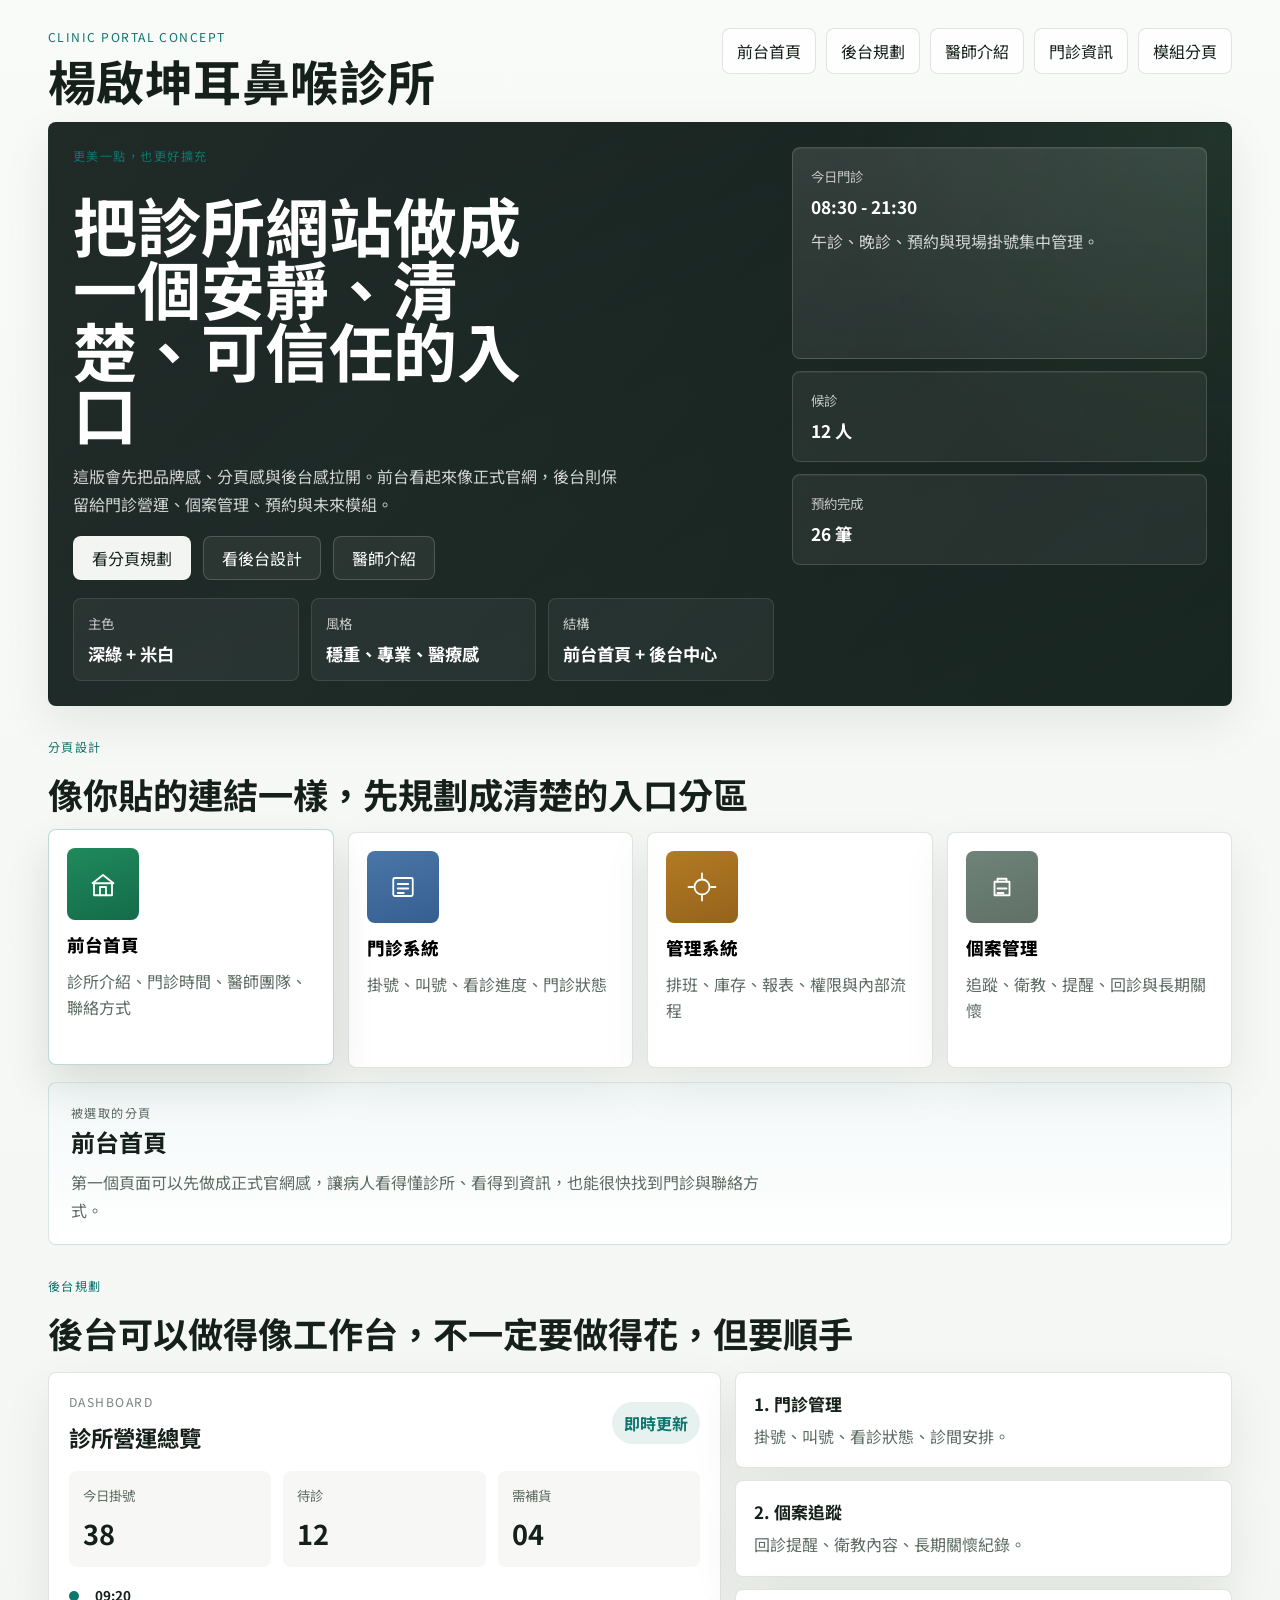
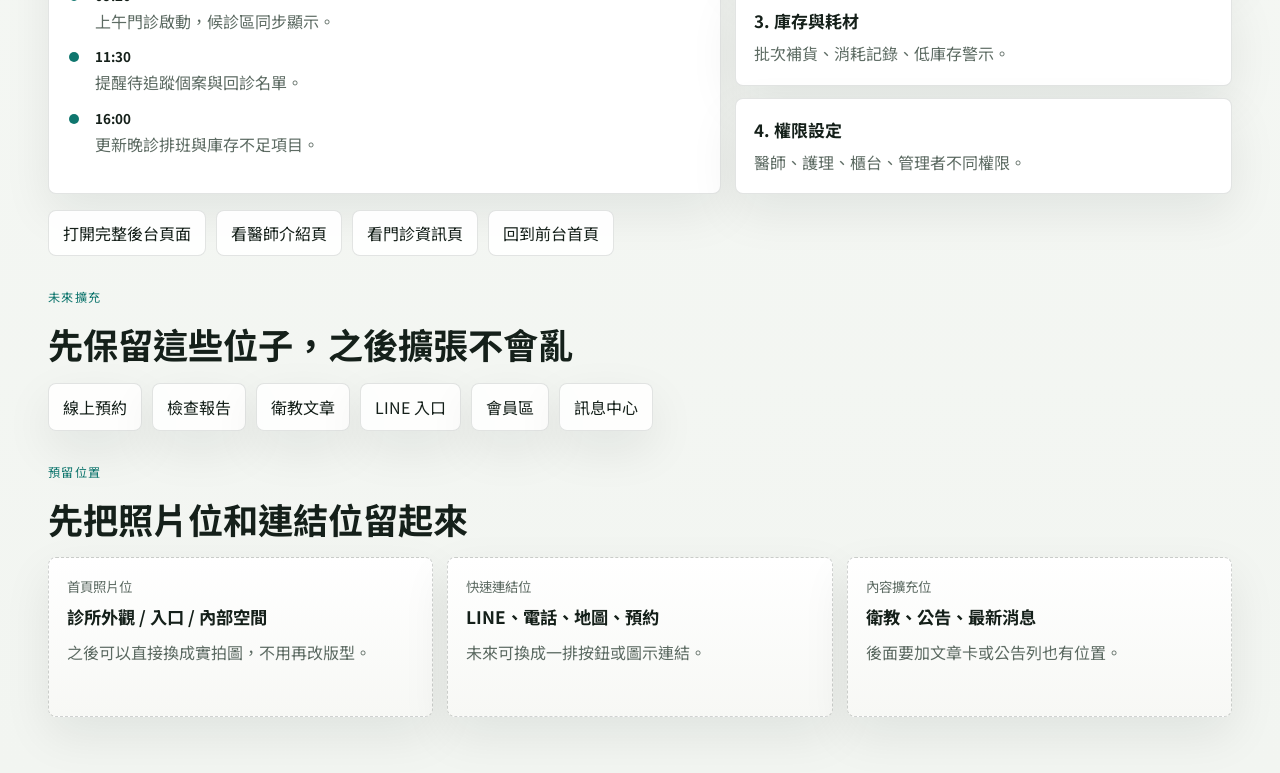
<file: index.html>
<!doctype html>
<html lang="zh-Hant">
  <head>
    <meta charset="UTF-8" />
    <meta name="viewport" content="width=device-width, initial-scale=1.0" />
    <title>楊啟坤耳鼻喉診所｜品牌網站與後台規劃</title>
    <meta
      name="description"
      content="一個更精緻、可擴充的診所網站規劃，包含前台首頁與後台管理架構。"
    />
    <link rel="preconnect" href="https://fonts.googleapis.com" />
    <link rel="preconnect" href="https://fonts.gstatic.com" crossorigin />
    <link
      href="https://fonts.googleapis.com/css2?family=Noto+Sans+TC:wght@400;500;600;700;800;900&display=swap"
      rel="stylesheet"
    />
    <link rel="stylesheet" href="styles.css" />
    <link rel="stylesheet" href="placeholder.css" />
  </head>
  <body>
    <div class="page">
      <header class="topbar">
        <div>
          <p class="eyebrow">Clinic portal concept</p>
          <h1>楊啟坤耳鼻喉診所</h1>
        </div>

        <nav class="topbar__nav" aria-label="主要導覽">
          <a href="#front">前台首頁</a>
          <a href="backend.html">後台規劃</a>
          <a href="doctor.html">醫師介紹</a>
          <a href="info.html">門診資訊</a>
          <a href="#modules">模組分頁</a>
        </nav>
      </header>

      <main>
        <section class="hero" id="front">
          <div class="hero__content">
            <p class="eyebrow">更美一點，也更好擴充</p>
            <h2>把診所網站做成一個安靜、清楚、可信任的入口</h2>
            <p class="hero__lead">
              這版會先把品牌感、分頁感與後台感拉開。前台看起來像正式官網，後台則保留給門診營運、個案管理、預約與未來模組。
            </p>

            <div class="hero__actions">
              <a class="action action--primary" href="#modules">看分頁規劃</a>
              <a class="action" href="backend.html">看後台設計</a>
              <a class="action" href="doctor.html">醫師介紹</a>
            </div>

            <div class="hero__meta">
              <div>
                <span>主色</span>
                <strong>深綠 + 米白</strong>
              </div>
              <div>
                <span>風格</span>
                <strong>穩重、專業、醫療感</strong>
              </div>
              <div>
                <span>結構</span>
                <strong>前台首頁 + 後台中心</strong>
              </div>
            </div>
          </div>

          <aside class="hero__panel" aria-label="首頁摘要">
            <div class="panel-card panel-card--accent">
              <span class="panel-card__label">今日門診</span>
              <strong>08:30 - 21:30</strong>
              <p>午診、晚診、預約與現場掛號集中管理。</p>
            </div>
            <div class="panel-stack">
              <article class="panel-card">
                <span class="panel-card__label">候診</span>
                <strong>12 人</strong>
              </article>
              <article class="panel-card">
                <span class="panel-card__label">預約完成</span>
                <strong>26 筆</strong>
              </article>
            </div>
          </aside>
        </section>

        <section class="modules" id="modules" aria-labelledby="modules-title">
          <div class="section-head">
            <p class="eyebrow">分頁設計</p>
            <h2 id="modules-title">像你貼的連結一樣，先規劃成清楚的入口分區</h2>
          </div>

          <div class="module-grid">
            <button class="module-tile is-active" data-module="front" type="button">
              <span class="module-tile__icon module-tile__icon--green" aria-hidden="true">
                <svg viewBox="0 0 48 48" focusable="false">
                  <path d="M12 23h24v16H12z" />
                  <path d="M10 23 24 12l14 11" />
                  <path d="M20 39V28h8v11" />
                </svg>
              </span>
              <span class="module-tile__title">前台首頁</span>
              <span class="module-tile__copy">診所介紹、門診時間、醫師團隊、聯絡方式</span>
            </button>

            <button class="module-tile" data-module="service" type="button">
              <span class="module-tile__icon module-tile__icon--blue" aria-hidden="true">
                <svg viewBox="0 0 48 48" focusable="false">
                  <rect x="11" y="12" width="26" height="24" rx="2" />
                  <path d="M17 20h14M17 26h14M17 32h8" />
                </svg>
              </span>
              <span class="module-tile__title">門診系統</span>
              <span class="module-tile__copy">掛號、叫號、看診進度、門診狀態</span>
            </button>

            <button class="module-tile" data-module="admin" type="button">
              <span class="module-tile__icon module-tile__icon--amber" aria-hidden="true">
                <svg viewBox="0 0 48 48" focusable="false">
                  <circle cx="24" cy="24" r="10" />
                  <path d="M24 6v6M24 36v6M6 24h6M36 24h6" />
                </svg>
              </span>
              <span class="module-tile__title">管理系統</span>
              <span class="module-tile__copy">排班、庫存、報表、權限與內部流程</span>
            </button>

            <button class="module-tile" data-module="case" type="button">
              <span class="module-tile__icon module-tile__icon--stone" aria-hidden="true">
                <svg viewBox="0 0 48 48" focusable="false">
                  <path d="M14 17h20v18H14z" />
                  <path d="M18 17v-4h12v4M18 26h12M18 32h8" />
                </svg>
              </span>
              <span class="module-tile__title">個案管理</span>
              <span class="module-tile__copy">追蹤、衛教、提醒、回診與長期關懷</span>
            </button>
          </div>

          <div class="feature-band">
            <div>
              <p class="eyebrow eyebrow--dark">被選取的分頁</p>
              <h3 id="module-name">前台首頁</h3>
            </div>
            <p id="module-copy">
              第一個頁面可以先做成正式官網感，讓病人看得懂診所、看得到資訊，也能很快找到門診與聯絡方式。
            </p>
          </div>
        </section>

        <section class="admin-layout" id="admin" aria-labelledby="admin-title">
          <div class="section-head">
            <p class="eyebrow">後台規劃</p>
            <h2 id="admin-title">後台可以做得像工作台，不一定要做得花，但要順手</h2>
          </div>

          <div class="admin-grid">
            <div class="admin-preview">
              <div class="admin-preview__header">
                <div>
                  <p class="eyebrow eyebrow--dark">Dashboard</p>
                  <h3>診所營運總覽</h3>
                </div>
                <span class="status">即時更新</span>
              </div>

              <div class="admin-metrics">
                <article>
                  <span>今日掛號</span>
                  <strong>38</strong>
                </article>
                <article>
                  <span>待診</span>
                  <strong>12</strong>
                </article>
                <article>
                  <span>需補貨</span>
                  <strong>04</strong>
                </article>
              </div>

              <div class="timeline">
                <div class="timeline__item">
                  <span class="dot"></span>
                  <div>
                    <strong>09:20</strong>
                    <p>上午門診啟動，候診區同步顯示。</p>
                  </div>
                </div>
                <div class="timeline__item">
                  <span class="dot"></span>
                  <div>
                    <strong>11:30</strong>
                    <p>提醒待追蹤個案與回診名單。</p>
                  </div>
                </div>
                <div class="timeline__item">
                  <span class="dot"></span>
                  <div>
                    <strong>16:00</strong>
                    <p>更新晚診排班與庫存不足項目。</p>
                  </div>
                </div>
              </div>
            </div>

            <div class="admin-list">
              <article class="admin-card">
                <h3>1. 門診管理</h3>
                <p>掛號、叫號、看診狀態、診間安排。</p>
              </article>
              <article class="admin-card">
                <h3>2. 個案追蹤</h3>
                <p>回診提醒、衛教內容、長期關懷紀錄。</p>
              </article>
              <article class="admin-card">
                <h3>3. 庫存與耗材</h3>
                <p>批次補貨、消耗記錄、低庫存警示。</p>
              </article>
              <article class="admin-card">
                <h3>4. 權限設定</h3>
                <p>醫師、護理、櫃台、管理者不同權限。</p>
              </article>
            </div>
          </div>

          <div class="admin-linkbar">
            <a href="backend.html">打開完整後台頁面</a>
            <a href="doctor.html">看醫師介紹頁</a>
            <a href="info.html">看門診資訊頁</a>
            <a href="#front">回到前台首頁</a>
          </div>
        </section>

        <section class="extensions" aria-labelledby="extensions-title">
          <div class="section-head">
            <p class="eyebrow">未來擴充</p>
            <h2 id="extensions-title">先保留這些位子，之後擴張不會亂</h2>
          </div>

          <div class="chip-row">
            <span>線上預約</span>
            <span>檢查報告</span>
            <span>衛教文章</span>
            <span>LINE 入口</span>
            <span>會員區</span>
            <span>訊息中心</span>
          </div>
        </section>

        <section aria-labelledby="placeholder-title">
          <div class="section-head">
            <p class="eyebrow">預留位置</p>
            <h2 id="placeholder-title">先把照片位和連結位留起來</h2>
          </div>

          <div class="placeholder-grid">
            <article class="placeholder-card">
              <span class="placeholder-label">首頁照片位</span>
              <strong>診所外觀 / 入口 / 內部空間</strong>
              <p>之後可以直接換成實拍圖，不用再改版型。</p>
            </article>
            <article class="placeholder-card">
              <span class="placeholder-label">快速連結位</span>
              <strong>LINE、電話、地圖、預約</strong>
              <p>未來可換成一排按鈕或圖示連結。</p>
            </article>
            <article class="placeholder-card">
              <span class="placeholder-label">內容擴充位</span>
              <strong>衛教、公告、最新消息</strong>
              <p>後面要加文章卡或公告列也有位置。</p>
            </article>
          </div>
        </section>
      </main>
    </div>

    <script src="script.js"></script>
  </body>
</html>
</file>
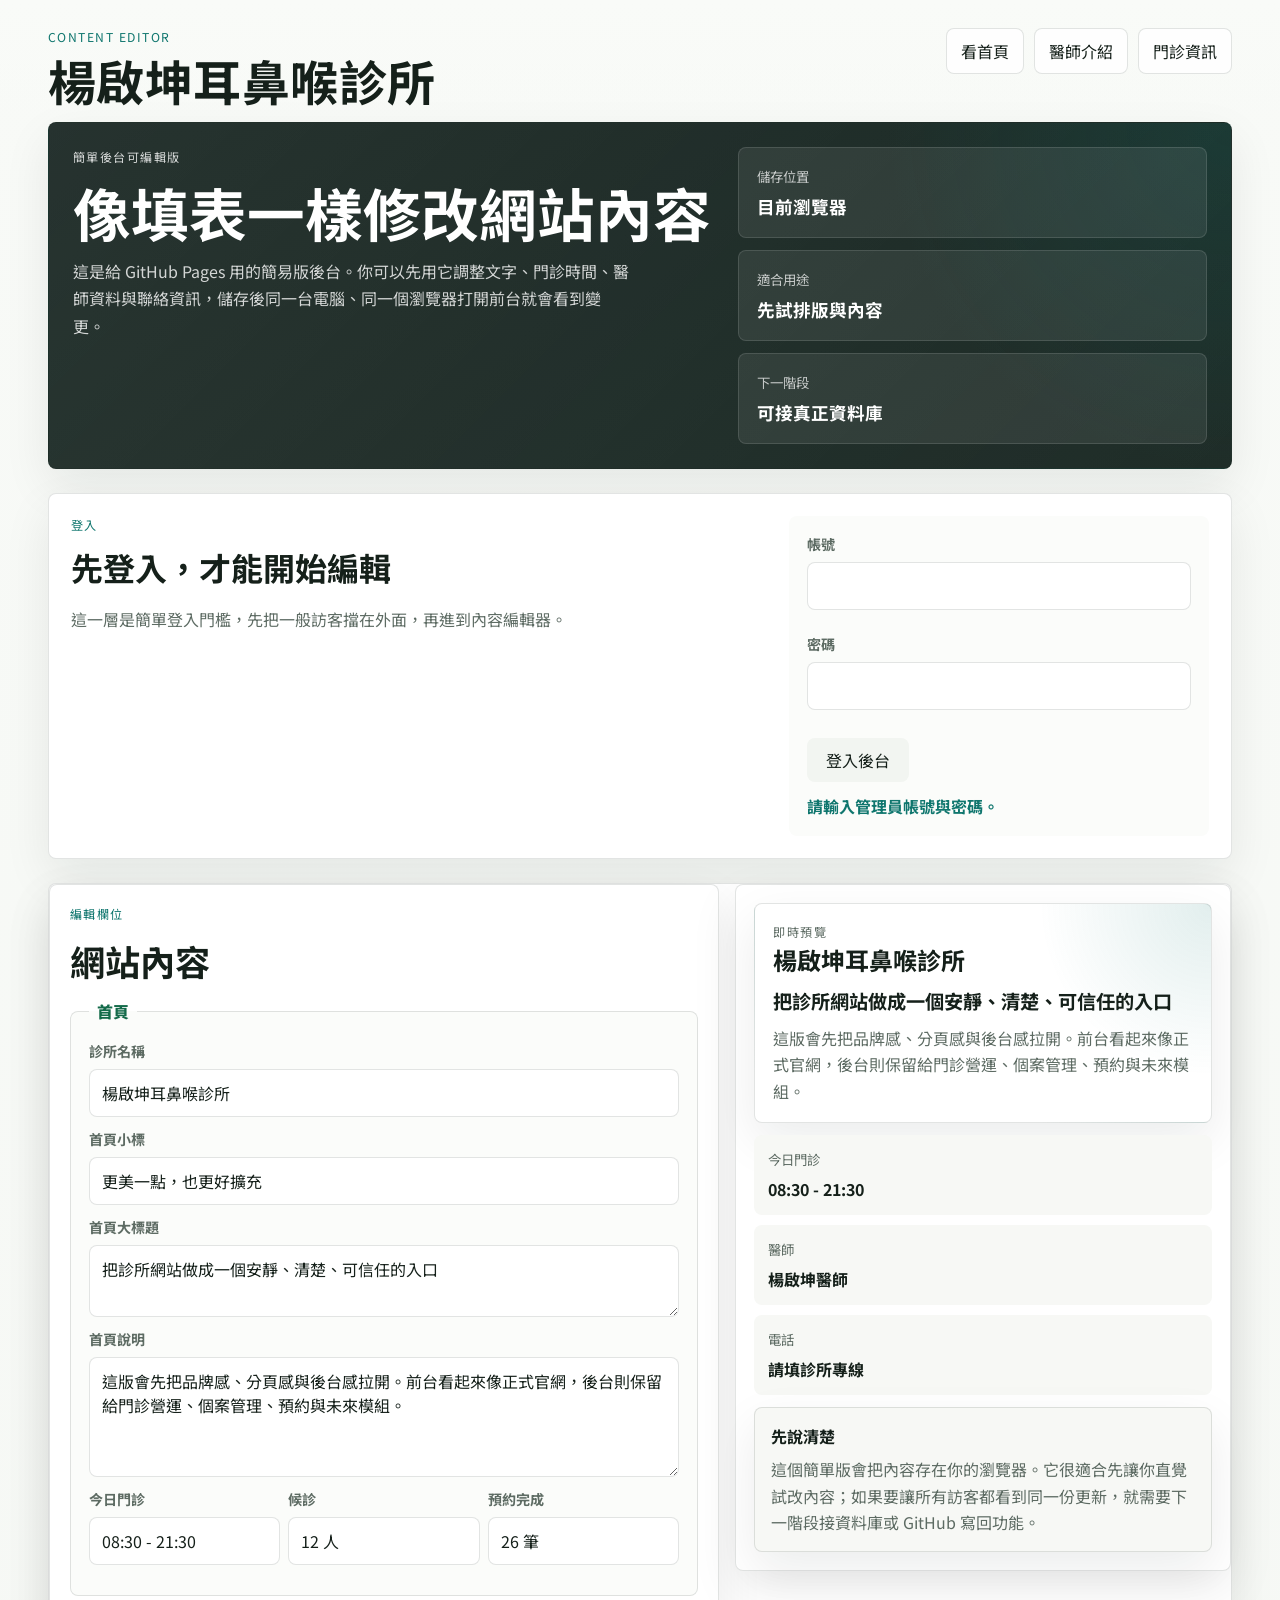
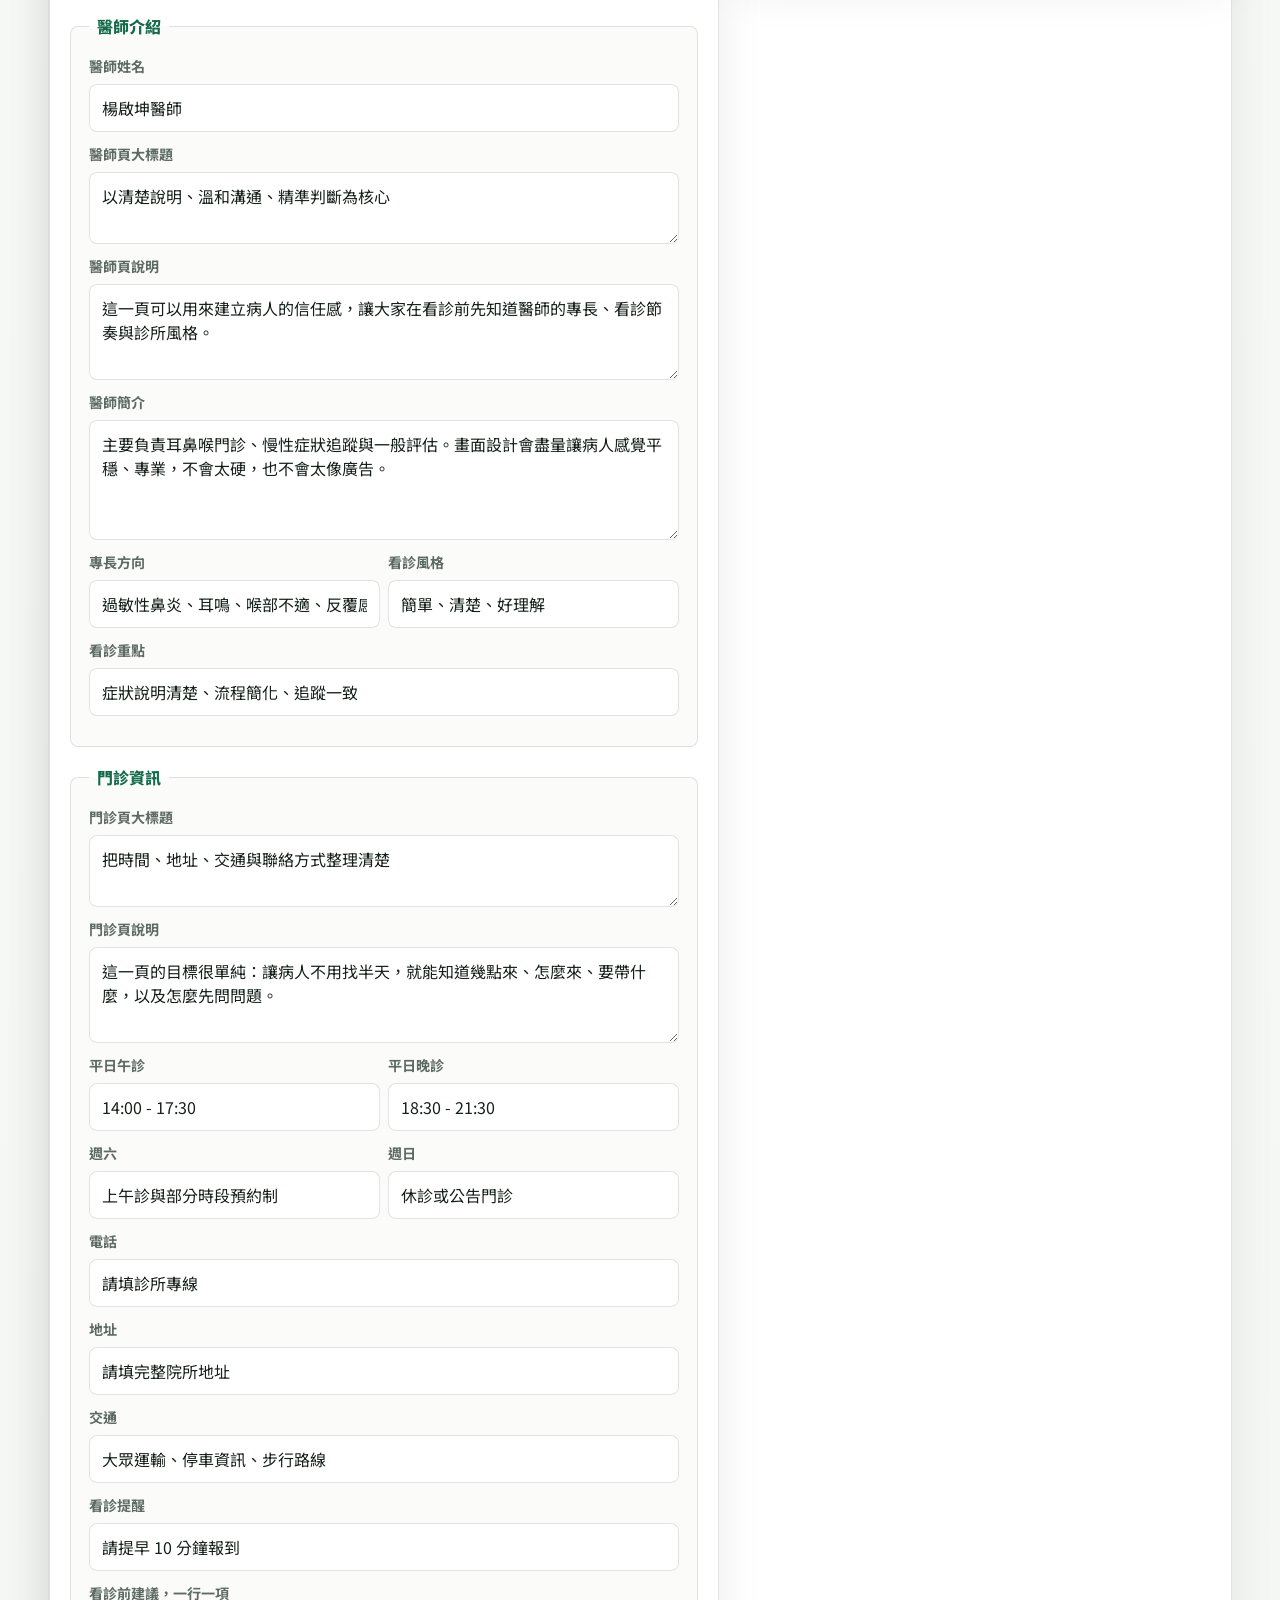
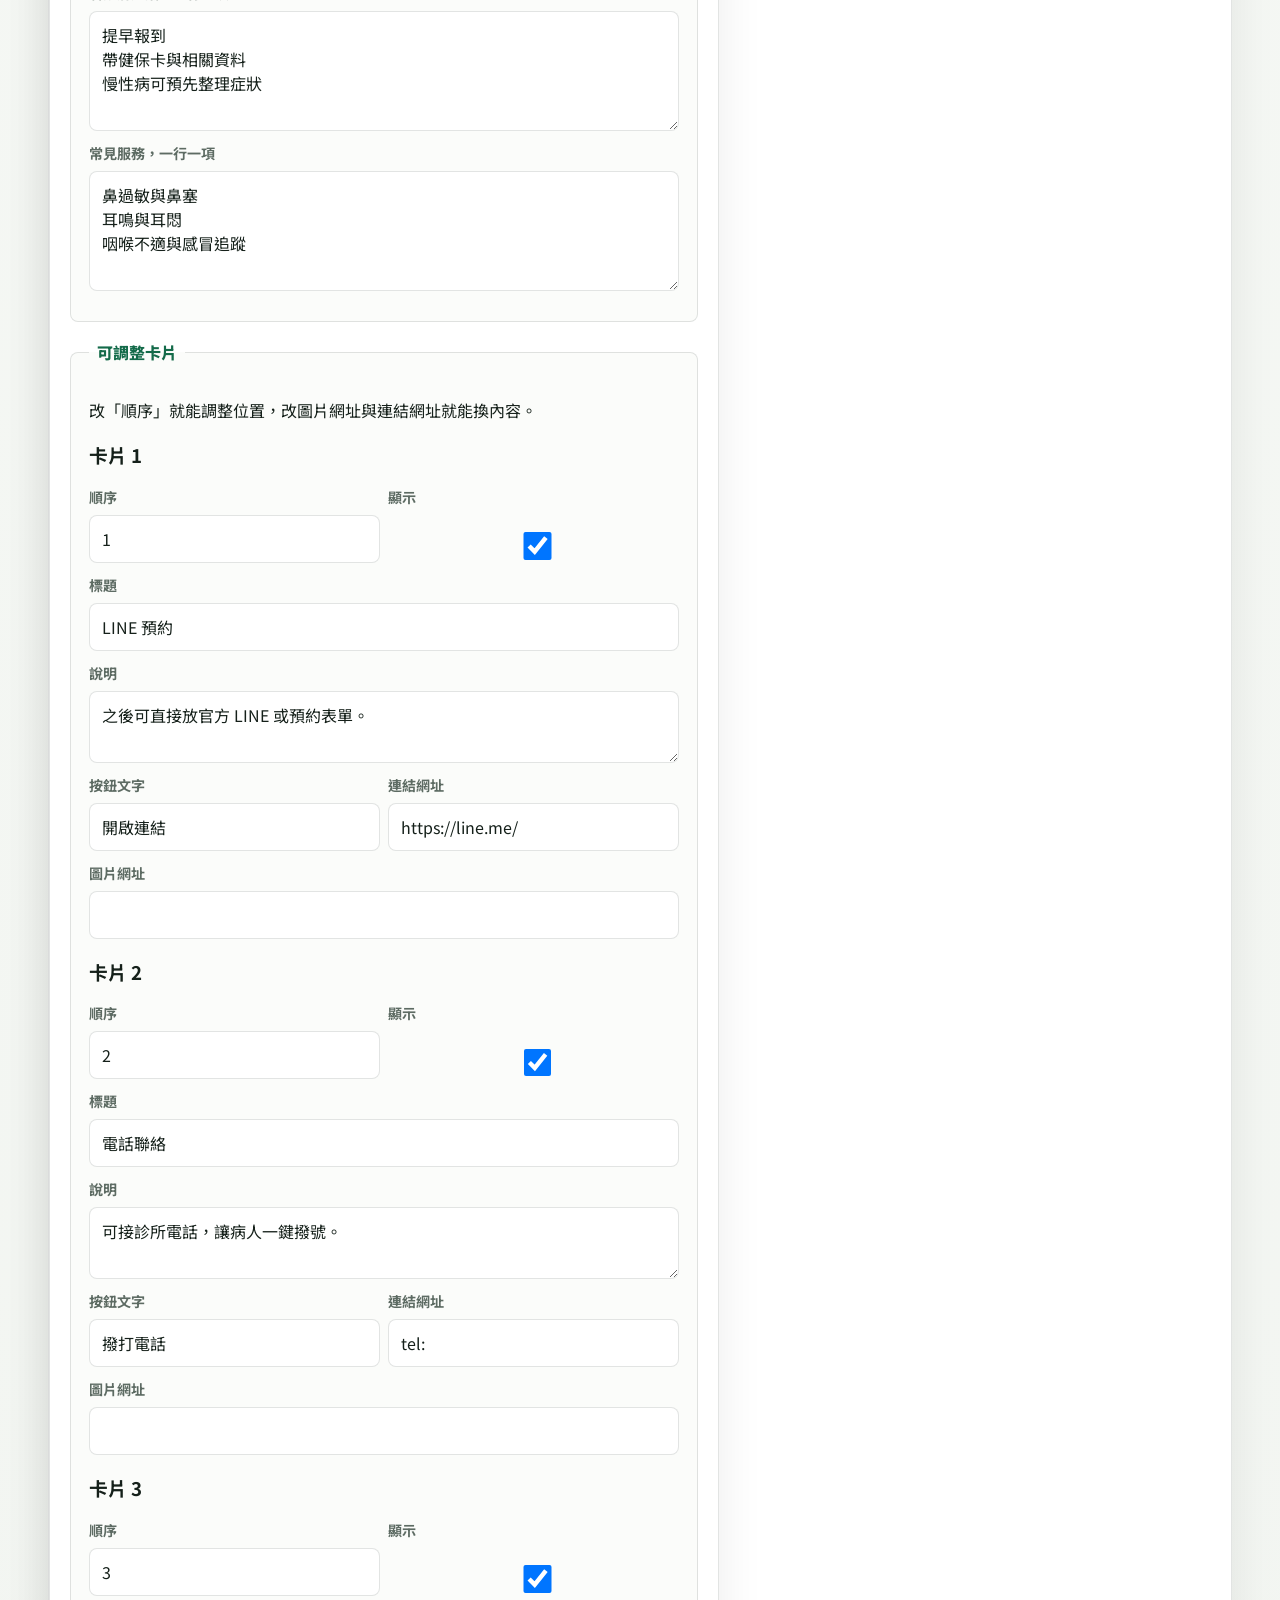
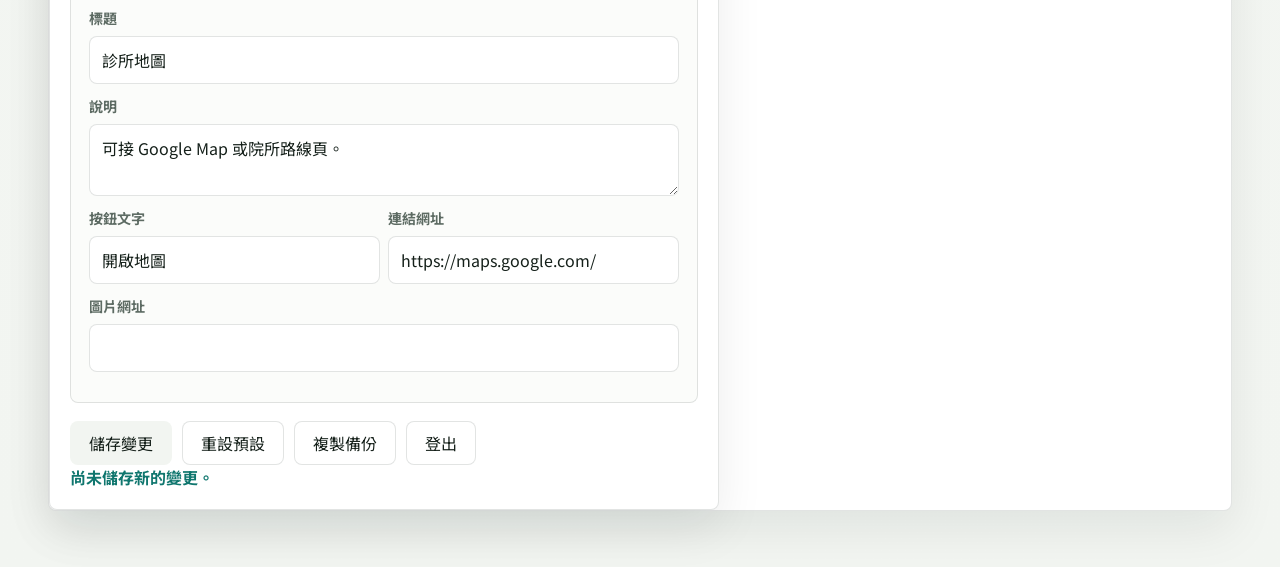
<file: backend.html>
<!doctype html>
<html lang="zh-Hant">
  <head>
    <meta charset="UTF-8" />
    <meta name="viewport" content="width=device-width, initial-scale=1.0" />
    <title>楊啟坤耳鼻喉診所｜後台內容編輯</title>
    <meta name="description" content="簡單可編輯的診所網站後台，可調整首頁、醫師介紹、門診資訊與聯絡內容。" />
    <link rel="preconnect" href="https://fonts.googleapis.com" />
    <link rel="preconnect" href="https://fonts.gstatic.com" crossorigin />
    <link href="https://fonts.googleapis.com/css2?family=Noto+Sans+TC:wght@400;500;600;700;800;900&display=swap" rel="stylesheet" />
    <link rel="stylesheet" href="styles.css" />
    <link rel="stylesheet" href="editor.css" />
  </head>
  <body>
    <div class="page">
      <header class="topbar">
        <div>
          <p class="eyebrow">Content editor</p>
          <h1 id="clinic-name">楊啟坤耳鼻喉診所</h1>
        </div>

        <nav class="topbar__nav" aria-label="主要導覽">
          <a href="index.html">看首頁</a>
          <a href="doctor.html">醫師介紹</a>
          <a href="info.html">門診資訊</a>
        </nav>
      </header>

      <main class="backend-shell">
        <section class="backend-hero">
          <div class="backend-hero__copy">
            <p class="eyebrow">簡單後台可編輯版</p>
            <h2>像填表一樣修改網站內容</h2>
            <p>
              這是給 GitHub Pages 用的簡易版後台。你可以先用它調整文字、門診時間、醫師資料與聯絡資訊，儲存後同一台電腦、同一個瀏覽器打開前台就會看到變更。
            </p>
          </div>

          <div class="backend-hero__cards">
            <article class="mini-card">
              <span>儲存位置</span>
              <strong>目前瀏覽器</strong>
            </article>
            <article class="mini-card">
              <span>適合用途</span>
              <strong>先試排版與內容</strong>
            </article>
            <article class="mini-card">
              <span>下一階段</span>
              <strong>可接真正資料庫</strong>
            </article>
          </div>
        </section>

        <section class="auth-panel" id="editor-login-panel">
          <div class="auth-copy">
            <p class="eyebrow">登入</p>
            <h2>先登入，才能開始編輯</h2>
            <p>這一層是簡單登入門檻，先把一般訪客擋在外面，再進到內容編輯器。</p>
          </div>

          <form class="auth-form" id="editor-login">
            <label class="field">
              <span>帳號</span>
              <input id="login-username" type="text" autocomplete="username" />
            </label>
            <label class="field">
              <span>密碼</span>
              <input id="login-password" type="password" autocomplete="current-password" />
            </label>
            <div class="editor-actions">
              <button class="action action--primary editor-submit" type="submit">登入後台</button>
            </div>
            <p class="editor-status auth-status" id="login-status">請輸入管理員帳號與密碼。</p>
          </form>
        </section>

        <section class="editor-shell" id="editor-shell" hidden>
          <section class="editor-layout" aria-labelledby="editor-title">
            <form class="editor-panel" id="clinic-editor">
              <div class="section-head section-head--tight">
                <p class="eyebrow">編輯欄位</p>
                <h2 id="editor-title">網站內容</h2>
              </div>

              <fieldset class="editor-fieldset">
                <legend>首頁</legend>
                <label class="field">
                  <span>診所名稱</span>
                  <input id="edit-clinic-name" type="text" />
                </label>
                <label class="field">
                  <span>首頁小標</span>
                  <input id="edit-home-eyebrow" type="text" />
                </label>
                <label class="field">
                  <span>首頁大標題</span>
                  <textarea id="edit-home-headline" rows="2"></textarea>
                </label>
                <label class="field">
                  <span>首頁說明</span>
                  <textarea id="edit-home-lead" rows="4"></textarea>
                </label>
                <div class="field-row">
                  <label class="field">
                    <span>今日門診</span>
                    <input id="edit-today-hours" type="text" />
                  </label>
                  <label class="field">
                    <span>候診</span>
                    <input id="edit-waiting-count" type="text" />
                  </label>
                  <label class="field">
                    <span>預約完成</span>
                    <input id="edit-appointment-count" type="text" />
                  </label>
                </div>
              </fieldset>

              <fieldset class="editor-fieldset">
                <legend>醫師介紹</legend>
                <label class="field">
                  <span>醫師姓名</span>
                  <input id="edit-doctor-name" type="text" />
                </label>
                <label class="field">
                  <span>醫師頁大標題</span>
                  <textarea id="edit-doctor-headline" rows="2"></textarea>
                </label>
                <label class="field">
                  <span>醫師頁說明</span>
                  <textarea id="edit-doctor-lead" rows="3"></textarea>
                </label>
                <label class="field">
                  <span>醫師簡介</span>
                  <textarea id="edit-doctor-summary" rows="4"></textarea>
                </label>
                <div class="field-row field-row--two">
                  <label class="field">
                    <span>專長方向</span>
                    <input id="edit-doctor-specialty" type="text" />
                  </label>
                  <label class="field">
                    <span>看診風格</span>
                    <input id="edit-doctor-style" type="text" />
                  </label>
                </div>
                <label class="field">
                  <span>看診重點</span>
                  <input id="edit-doctor-focus" type="text" />
                </label>
              </fieldset>

              <fieldset class="editor-fieldset">
                <legend>門診資訊</legend>
                <label class="field">
                  <span>門診頁大標題</span>
                  <textarea id="edit-info-headline" rows="2"></textarea>
                </label>
                <label class="field">
                  <span>門診頁說明</span>
                  <textarea id="edit-info-lead" rows="3"></textarea>
                </label>
                <div class="field-row field-row--two">
                  <label class="field">
                    <span>平日午診</span>
                    <input id="edit-weekday-morning" type="text" />
                  </label>
                  <label class="field">
                    <span>平日晚診</span>
                    <input id="edit-weekday-evening" type="text" />
                  </label>
                </div>
                <div class="field-row field-row--two">
                  <label class="field">
                    <span>週六</span>
                    <input id="edit-saturday-hours" type="text" />
                  </label>
                  <label class="field">
                    <span>週日</span>
                    <input id="edit-sunday-hours" type="text" />
                  </label>
                </div>
                <label class="field">
                  <span>電話</span>
                  <input id="edit-phone" type="text" />
                </label>
                <label class="field">
                  <span>地址</span>
                  <input id="edit-address" type="text" />
                </label>
                <label class="field">
                  <span>交通</span>
                  <input id="edit-transport" type="text" />
                </label>
                <label class="field">
                  <span>看診提醒</span>
                  <input id="edit-check-in-note" type="text" />
                </label>
                <label class="field">
                  <span>看診前建議，一行一項</span>
                  <textarea id="edit-before-visit" rows="4"></textarea>
                </label>
                <label class="field">
                  <span>常見服務，一行一項</span>
                  <textarea id="edit-services" rows="4"></textarea>
                </label>
              </fieldset>

              <div class="editor-actions">
                <button class="action action--primary editor-submit" type="submit">儲存變更</button>
                <button class="action editor-secondary" id="reset-editor" type="button">重設預設</button>
                <button class="action editor-secondary" id="export-editor" type="button">複製備份</button>
                <button class="action editor-secondary" id="logout-editor" type="button">登出</button>
              </div>
              <p class="editor-status" id="editor-status">尚未儲存新的變更。</p>
            </form>

            <aside class="editor-preview" aria-label="即時預覽">
              <div class="preview-card">
                <p class="eyebrow">即時預覽</p>
                <h3 id="preview-clinic-name">楊啟坤耳鼻喉診所</h3>
                <strong id="preview-home-headline">把診所網站做成一個安靜、清楚、可信任的入口</strong>
                <p id="preview-home-lead">這裡會同步顯示首頁說明。</p>
              </div>

              <div class="preview-grid">
                <article>
                  <span>今日門診</span>
                  <strong id="preview-hours">08:30 - 21:30</strong>
                </article>
                <article>
                  <span>醫師</span>
                  <strong id="preview-doctor">楊啟坤醫師</strong>
                </article>
                <article>
                  <span>電話</span>
                  <strong id="preview-phone">請填診所專線</strong>
                </article>
              </div>

              <div class="editor-note">
                <strong>先說清楚</strong>
                <p>
                  這個簡單版會把內容存在你的瀏覽器。它很適合先讓你直覺試改內容；如果要讓所有訪客都看到同一份更新，就需要下一階段接資料庫或 GitHub 寫回功能。
                </p>
              </div>
            </aside>
          </section>
        </section>
      </main>
    </div>

    <script src="site-data.js"></script>
    <script src="script.js"></script>
  </body>
</html>
</file>
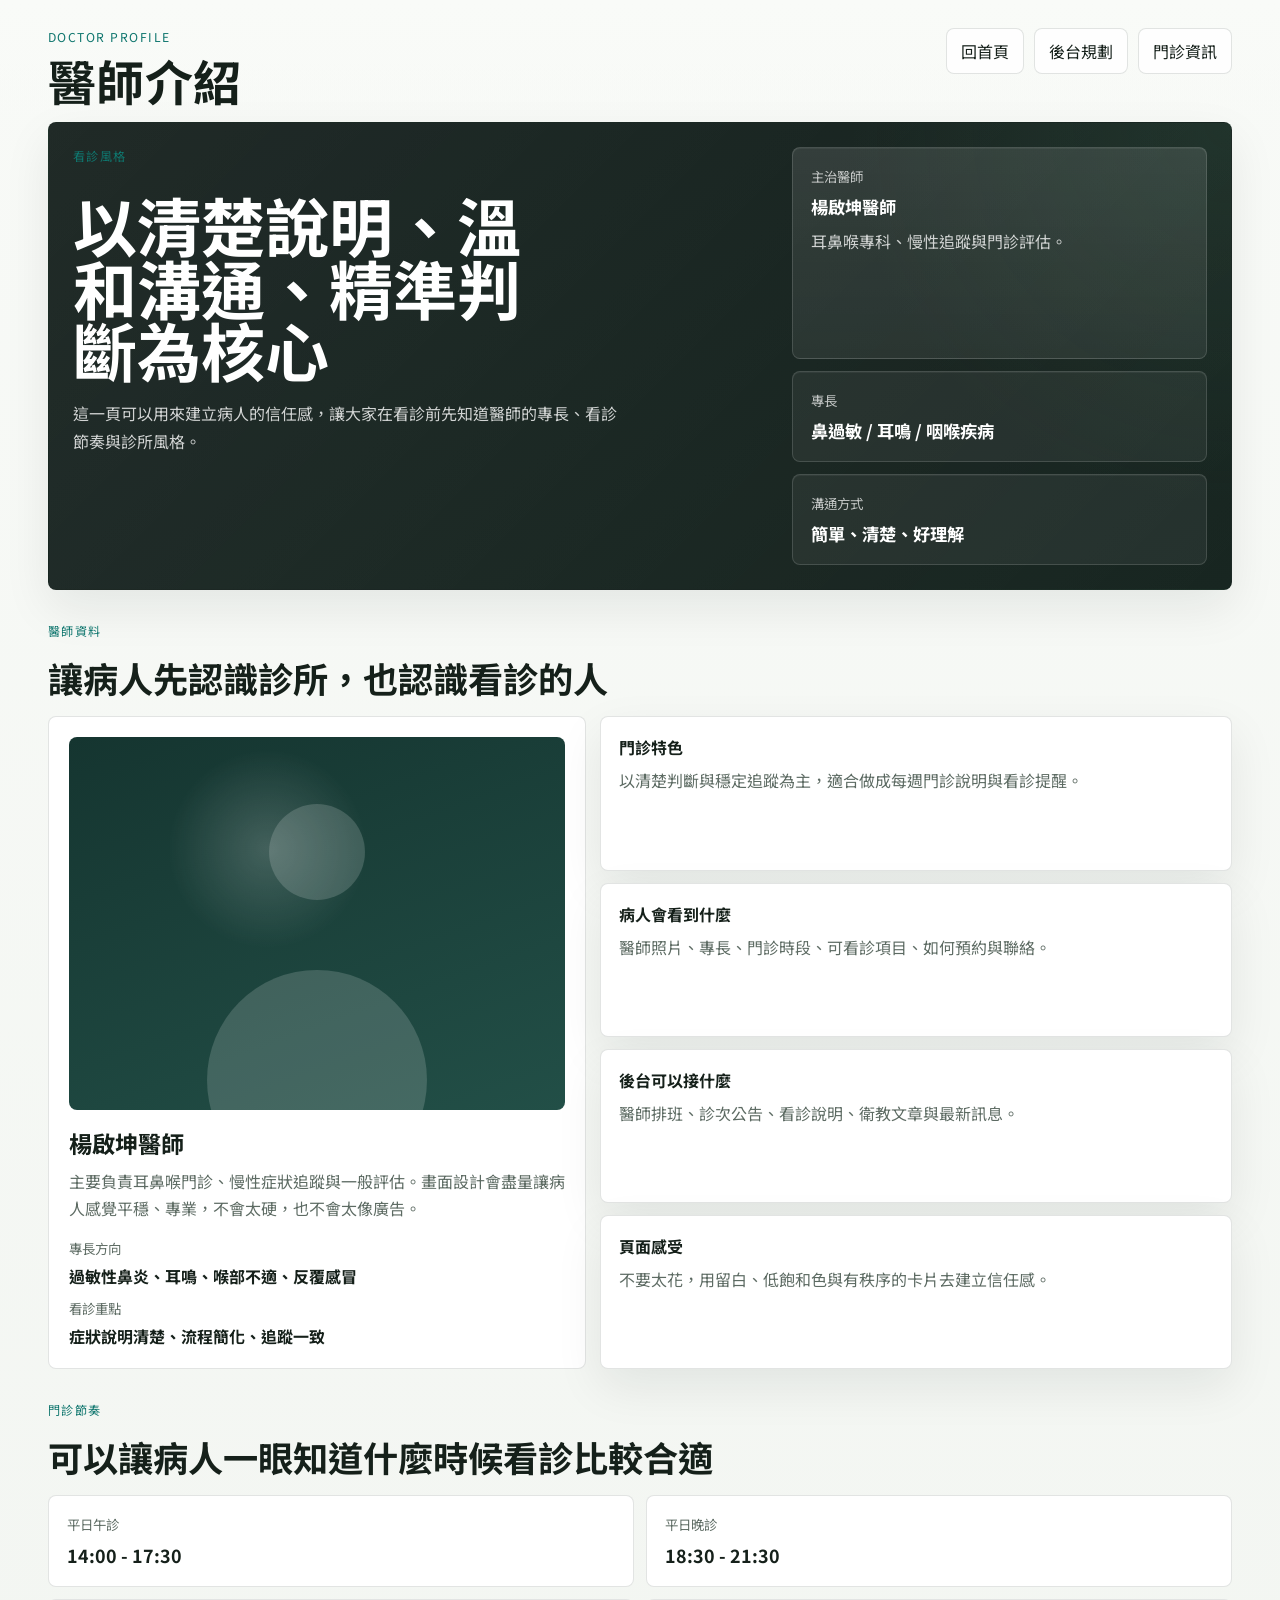
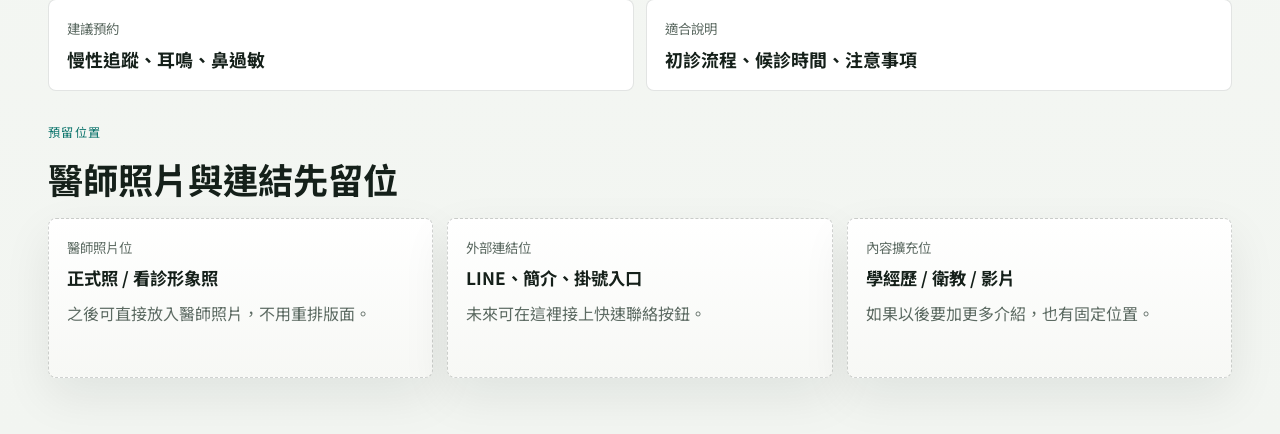
<file: doctor.html>
<!doctype html>
<html lang="zh-Hant">
  <head>
    <meta charset="UTF-8" />
    <meta name="viewport" content="width=device-width, initial-scale=1.0" />
    <title>楊啟坤耳鼻喉診所｜醫師介紹</title>
    <meta name="description" content="診所醫師介紹頁，呈現專長、看診風格與門診時間。" />
    <link rel="preconnect" href="https://fonts.googleapis.com" />
    <link rel="preconnect" href="https://fonts.gstatic.com" crossorigin />
    <link href="https://fonts.googleapis.com/css2?family=Noto+Sans+TC:wght@400;500;600;700;800;900&display=swap" rel="stylesheet" />
    <link rel="stylesheet" href="styles.css" />
    <link rel="stylesheet" href="placeholder.css" />
  </head>
  <body>
    <div class="page">
      <header class="topbar">
        <div>
          <p class="eyebrow">Doctor profile</p>
          <h1>醫師介紹</h1>
        </div>
        <nav class="topbar__nav" aria-label="主要導覽">
          <a href="index.html">回首頁</a>
          <a href="backend.html">後台規劃</a>
          <a href="info.html">門診資訊</a>
        </nav>
      </header>

      <main>
        <section class="hero">
          <div class="hero__content">
            <p class="eyebrow">看診風格</p>
            <h2>以清楚說明、溫和溝通、精準判斷為核心</h2>
            <p class="hero__lead">
              這一頁可以用來建立病人的信任感，讓大家在看診前先知道醫師的專長、看診節奏與診所風格。
            </p>
          </div>
          <aside class="hero__panel" aria-label="醫師摘要">
            <div class="panel-card panel-card--accent">
              <span class="panel-card__label">主治醫師</span>
              <strong>楊啟坤醫師</strong>
              <p>耳鼻喉專科、慢性追蹤與門診評估。</p>
            </div>
            <div class="panel-stack">
              <article class="panel-card">
                <span class="panel-card__label">專長</span>
                <strong>鼻過敏 / 耳鳴 / 咽喉疾病</strong>
              </article>
              <article class="panel-card">
                <span class="panel-card__label">溝通方式</span>
                <strong>簡單、清楚、好理解</strong>
              </article>
            </div>
          </aside>
        </section>

        <section class="section-head">
          <p class="eyebrow">醫師資料</p>
          <h2>讓病人先認識診所，也認識看診的人</h2>
        </section>

        <section class="profile-grid">
          <article class="profile-card">
            <div class="profile-card__portrait" aria-hidden="true"></div>
            <h3>楊啟坤醫師</h3>
            <p>
              主要負責耳鼻喉門診、慢性症狀追蹤與一般評估。畫面設計會盡量讓病人感覺平穩、專業，不會太硬，也不會太像廣告。
            </p>
            <div class="profile-meta">
              <div>
                <span>專長方向</span>
                <strong>過敏性鼻炎、耳鳴、喉部不適、反覆感冒</strong>
              </div>
              <div>
                <span>看診重點</span>
                <strong>症狀說明清楚、流程簡化、追蹤一致</strong>
              </div>
            </div>
          </article>

          <div class="bio-list">
            <article class="bio-item">
              <h4>門診特色</h4>
              <p>以清楚判斷與穩定追蹤為主，適合做成每週門診說明與看診提醒。</p>
            </article>
            <article class="bio-item">
              <h4>病人會看到什麼</h4>
              <p>醫師照片、專長、門診時段、可看診項目、如何預約與聯絡。</p>
            </article>
            <article class="bio-item">
              <h4>後台可以接什麼</h4>
              <p>醫師排班、診次公告、看診說明、衛教文章與最新訊息。</p>
            </article>
            <article class="bio-item">
              <h4>頁面感受</h4>
              <p>不要太花，用留白、低飽和色與有秩序的卡片去建立信任感。</p>
            </article>
          </div>
        </section>

        <section class="section-head">
          <p class="eyebrow">門診節奏</p>
          <h2>可以讓病人一眼知道什麼時候看診比較合適</h2>
        </section>

        <section class="schedule-grid">
          <article class="schedule-card">
            <span>平日午診</span>
            <strong>14:00 - 17:30</strong>
          </article>
          <article class="schedule-card">
            <span>平日晚診</span>
            <strong>18:30 - 21:30</strong>
          </article>
          <article class="schedule-card">
            <span>建議預約</span>
            <strong>慢性追蹤、耳鳴、鼻過敏</strong>
          </article>
          <article class="schedule-card">
            <span>適合說明</span>
            <strong>初診流程、候診時間、注意事項</strong>
          </article>
        </section>

        <section aria-labelledby="doctor-placeholder-title">
          <div class="section-head">
            <p class="eyebrow">預留位置</p>
            <h2 id="doctor-placeholder-title">醫師照片與連結先留位</h2>
          </div>

          <div class="placeholder-grid">
            <article class="placeholder-card">
              <span class="placeholder-label">醫師照片位</span>
              <strong>正式照 / 看診形象照</strong>
              <p>之後可直接放入醫師照片，不用重排版面。</p>
            </article>
            <article class="placeholder-card">
              <span class="placeholder-label">外部連結位</span>
              <strong>LINE、簡介、掛號入口</strong>
              <p>未來可在這裡接上快速聯絡按鈕。</p>
            </article>
            <article class="placeholder-card">
              <span class="placeholder-label">內容擴充位</span>
              <strong>學經歷 / 衛教 / 影片</strong>
              <p>如果以後要加更多介紹，也有固定位置。</p>
            </article>
          </div>
        </section>
      </main>
    </div>
  </body>
</html>
</file>
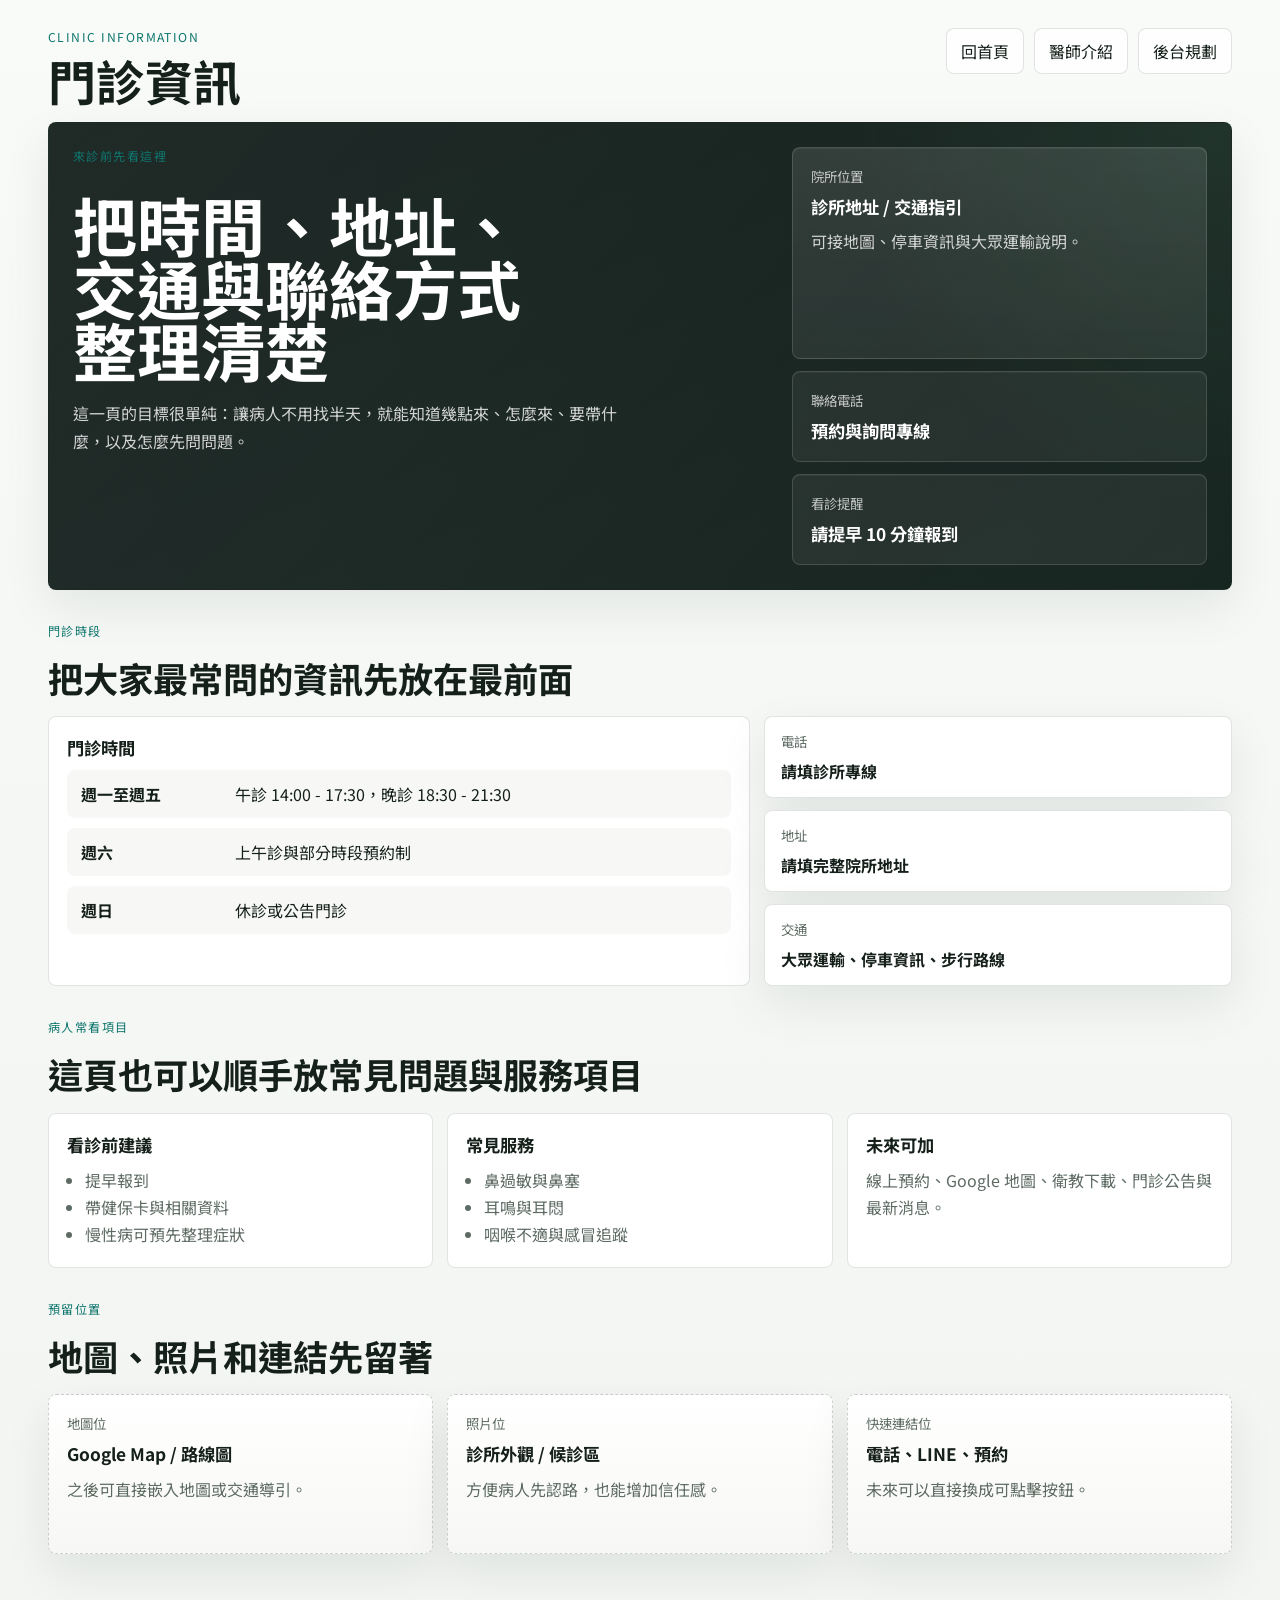
<file: info.html>
<!doctype html>
<html lang="zh-Hant">
  <head>
    <meta charset="UTF-8" />
    <meta name="viewport" content="width=device-width, initial-scale=1.0" />
    <title>楊啟坤耳鼻喉診所｜門診資訊</title>
    <meta name="description" content="診所門診資訊頁，包含時段、地址、交通與聯絡方式。" />
    <link rel="preconnect" href="https://fonts.googleapis.com" />
    <link rel="preconnect" href="https://fonts.gstatic.com" crossorigin />
    <link href="https://fonts.googleapis.com/css2?family=Noto+Sans+TC:wght@400;500;600;700;800;900&display=swap" rel="stylesheet" />
    <link rel="stylesheet" href="styles.css" />
    <link rel="stylesheet" href="placeholder.css" />
  </head>
  <body>
    <div class="page">
      <header class="topbar">
        <div>
          <p class="eyebrow">Clinic information</p>
          <h1>門診資訊</h1>
        </div>
        <nav class="topbar__nav" aria-label="主要導覽">
          <a href="index.html">回首頁</a>
          <a href="doctor.html">醫師介紹</a>
          <a href="backend.html">後台規劃</a>
        </nav>
      </header>

      <main>
        <section class="hero">
          <div class="hero__content">
            <p class="eyebrow">來診前先看這裡</p>
            <h2>把時間、地址、交通與聯絡方式整理清楚</h2>
            <p class="hero__lead">
              這一頁的目標很單純：讓病人不用找半天，就能知道幾點來、怎麼來、要帶什麼，以及怎麼先問問題。
            </p>
          </div>
          <aside class="hero__panel" aria-label="資訊摘要">
            <div class="panel-card panel-card--accent">
              <span class="panel-card__label">院所位置</span>
              <strong>診所地址 / 交通指引</strong>
              <p>可接地圖、停車資訊與大眾運輸說明。</p>
            </div>
            <div class="panel-stack">
              <article class="panel-card">
                <span class="panel-card__label">聯絡電話</span>
                <strong>預約與詢問專線</strong>
              </article>
              <article class="panel-card">
                <span class="panel-card__label">看診提醒</span>
                <strong>請提早 10 分鐘報到</strong>
              </article>
            </div>
          </aside>
        </section>

        <section class="section-head">
          <p class="eyebrow">門診時段</p>
          <h2>把大家最常問的資訊先放在最前面</h2>
        </section>

        <section class="hours-grid">
          <article class="hours-card">
            <h3>門診時間</h3>
            <div class="hours-table">
              <div class="hours-row">
                <strong>週一至週五</strong>
                <span>午診 14:00 - 17:30，晚診 18:30 - 21:30</span>
              </div>
              <div class="hours-row">
                <strong>週六</strong>
                <span>上午診與部分時段預約制</span>
              </div>
              <div class="hours-row">
                <strong>週日</strong>
                <span>休診或公告門診</span>
              </div>
            </div>
          </article>

          <div class="contact-stack">
            <article class="contact-pill">
              <span>電話</span>
              <strong>請填診所專線</strong>
            </article>
            <article class="contact-pill">
              <span>地址</span>
              <strong>請填完整院所地址</strong>
            </article>
            <article class="contact-pill">
              <span>交通</span>
              <strong>大眾運輸、停車資訊、步行路線</strong>
            </article>
          </div>
        </section>

        <section class="section-head">
          <p class="eyebrow">病人常看項目</p>
          <h2>這頁也可以順手放常見問題與服務項目</h2>
        </section>

        <section class="info-grid">
          <article class="info-card">
            <h3>看診前建議</h3>
            <ul>
              <li>提早報到</li>
              <li>帶健保卡與相關資料</li>
              <li>慢性病可預先整理症狀</li>
            </ul>
          </article>
          <article class="info-card">
            <h3>常見服務</h3>
            <ul>
              <li>鼻過敏與鼻塞</li>
              <li>耳鳴與耳悶</li>
              <li>咽喉不適與感冒追蹤</li>
            </ul>
          </article>
          <article class="service-card">
            <h3>未來可加</h3>
            <p>線上預約、Google 地圖、衛教下載、門診公告與最新消息。</p>
          </article>
        </section>

        <section aria-labelledby="info-placeholder-title">
          <div class="section-head">
            <p class="eyebrow">預留位置</p>
            <h2 id="info-placeholder-title">地圖、照片和連結先留著</h2>
          </div>

          <div class="placeholder-grid">
            <article class="placeholder-card">
              <span class="placeholder-label">地圖位</span>
              <strong>Google Map / 路線圖</strong>
              <p>之後可直接嵌入地圖或交通導引。</p>
            </article>
            <article class="placeholder-card">
              <span class="placeholder-label">照片位</span>
              <strong>診所外觀 / 候診區</strong>
              <p>方便病人先認路，也能增加信任感。</p>
            </article>
            <article class="placeholder-card">
              <span class="placeholder-label">快速連結位</span>
              <strong>電話、LINE、預約</strong>
              <p>未來可以直接換成可點擊按鈕。</p>
            </article>
          </div>
        </section>
      </main>
    </div>
  </body>
</html>
</file>
<file: styles.css>
:root {
  color-scheme: light;
  --bg: #f2f5f1;
  --panel: #ffffff;
  --panel-soft: #f7f8f5;
  --ink: #15201a;
  --muted: #5d6b63;
  --line: rgba(21, 32, 26, 0.12);
  --shadow: 0 18px 48px rgba(16, 24, 20, 0.08);
  --hero: #0f1a17;
  --hero-soft: #182621;
  --green: #146b4a;
  --blue: #355f8f;
  --amber: #94631b;
  --stone: #607167;
  --accent: #0f766e;
}

* { box-sizing: border-box; }
html { scroll-behavior: smooth; }
body {
  margin: 0;
  font-family: "Noto Sans TC", system-ui, sans-serif;
  color: var(--ink);
  background: linear-gradient(180deg, #f8faf7 0%, var(--bg) 100%);
}
a,button { font: inherit; }
a { color: inherit; text-decoration: none; }
.page { min-height: 100vh; }
.topbar {
  display: flex;
  justify-content: space-between;
  gap: 24px;
  align-items: flex-start;
  padding: 28px clamp(20px, 4vw, 48px) 18px;
  background: linear-gradient(180deg, #f9fbf8, transparent);
}
.eyebrow {
  margin: 0 0 10px;
  font-size: 0.76rem;
  letter-spacing: 0.12em;
  text-transform: uppercase;
  color: var(--accent);
}
.eyebrow--dark { color: rgba(21, 32, 26, 0.56); }
.topbar h1,
.hero h2,
.section-head h2,
.admin-preview h3,
.feature-band h3 { margin: 0; }
.topbar h1 {
  font-size: clamp(2rem, 4vw, 3rem);
  line-height: 1;
  letter-spacing: 0.01em;
}
.topbar__nav {
  display: flex;
  gap: 10px;
  flex-wrap: wrap;
  justify-content: flex-end;
}
.topbar__nav a {
  padding: 10px 14px;
  border: 1px solid var(--line);
  background: rgba(255, 255, 255, 0.8);
  border-radius: 8px;
}
main { padding: 0 clamp(20px, 4vw, 48px) 56px; }
.hero {
  display: grid;
  grid-template-columns: minmax(0, 1.35fr) minmax(320px, 0.8fr);
  gap: 18px;
  padding: 24px;
  border: 1px solid var(--line);
  border-radius: 8px;
  background:
    linear-gradient(135deg, rgba(255, 255, 255, 0.07), rgba(255, 255, 255, 0)),
    radial-gradient(circle at top right, rgba(58, 96, 76, 0.25), transparent 30%),
    linear-gradient(160deg, var(--hero), var(--hero-soft));
  color: #fff;
  box-shadow: var(--shadow);
}
.hero__content { display: grid; align-content: start; gap: 18px; }
.hero__content h2 {
  max-width: 13ch;
  font-size: clamp(2.2rem, 5vw, 4.4rem);
  line-height: 0.98;
}
.hero__lead {
  margin: 0;
  max-width: 62ch;
  color: rgba(255, 255, 255, 0.8);
  line-height: 1.75;
}
.hero__actions { display: flex; gap: 12px; flex-wrap: wrap; }
.action {
  display: inline-flex;
  align-items: center;
  justify-content: center;
  min-height: 44px;
  padding: 0 18px;
  border: 1px solid rgba(255, 255, 255, 0.18);
  border-radius: 8px;
  background: rgba(255, 255, 255, 0.06);
  color: #fff;
}
.action--primary { background: #f2f5f1; color: var(--ink); }
.hero__meta { display: grid; grid-template-columns: repeat(3, minmax(0, 1fr)); gap: 12px; }
.hero__meta div {
  padding: 14px;
  border-radius: 8px;
  border: 1px solid rgba(255, 255, 255, 0.1);
  background: rgba(255, 255, 255, 0.05);
}
.hero__meta span,
.panel-card__label,
.stat-card span,
.timeline__item strong,
.admin-metrics span { display: block; font-size: 0.84rem; color: rgba(255, 255, 255, 0.72); }
.hero__meta strong,
.panel-card strong,
.admin-metrics strong { display: block; margin-top: 8px; font-size: 1.08rem; }
.hero__panel { display: grid; gap: 12px; align-content: start; }
.panel-card {
  padding: 18px;
  border-radius: 8px;
  border: 1px solid rgba(255, 255, 255, 0.14);
  background: rgba(255, 255, 255, 0.06);
  color: #fff;
  box-shadow: inset 0 1px 0 rgba(255, 255, 255, 0.05);
}
.panel-card p { margin: 10px 0 0; color: rgba(255, 255, 255, 0.78); line-height: 1.6; }
.panel-card--accent {
  min-height: 212px;
  display: grid;
  align-content: start;
  background:
    linear-gradient(180deg, rgba(255, 255, 255, 0.08), rgba(255, 255, 255, 0.03)),
    rgba(255, 255, 255, 0.04);
}
.panel-stack { display: grid; gap: 12px; }
.section-head { display: grid; gap: 8px; margin: 32px 0 18px; }
.section-head h2 { font-size: clamp(1.4rem, 3vw, 2.2rem); line-height: 1.15; }
.module-grid { display: grid; grid-template-columns: repeat(4, minmax(0, 1fr)); gap: 14px; }
.module-tile {
  min-height: 236px;
  display: grid;
  align-content: start;
  gap: 12px;
  padding: 18px;
  text-align: left;
  border: 1px solid var(--line);
  border-radius: 8px;
  background: var(--panel);
  box-shadow: var(--shadow);
  cursor: pointer;
  transition: transform 160ms ease, border-color 160ms ease, box-shadow 160ms ease;
}
.module-tile:hover,
.module-tile:focus-visible,
.module-tile.is-active {
  transform: translateY(-3px);
  border-color: rgba(15, 118, 110, 0.28);
  box-shadow: 0 20px 44px rgba(16, 24, 20, 0.12);
  outline: none;
}
.module-tile__icon {
  width: 72px;
  aspect-ratio: 1;
  display: grid;
  place-items: center;
  border-radius: 8px;
}
.module-tile__icon svg {
  width: 36px;
  height: 36px;
  fill: none;
  stroke: #fff;
  stroke-width: 2.4;
  stroke-linecap: round;
  stroke-linejoin: round;
}
.module-tile__icon--green { background: linear-gradient(160deg, #1f8a5c, var(--green)); }
.module-tile__icon--blue { background: linear-gradient(160deg, #4a76a8, var(--blue)); }
.module-tile__icon--amber { background: linear-gradient(160deg, #b47a24, var(--amber)); }
.module-tile__icon--stone { background: linear-gradient(160deg, #6f8378, var(--stone)); }
.module-tile__title { font-size: 1.1rem; font-weight: 800; }
.module-tile__copy { color: var(--muted); line-height: 1.6; }
.feature-band {
  margin-top: 14px;
  display: grid;
  gap: 10px;
  padding: 20px 22px;
  border: 1px solid rgba(15, 118, 110, 0.16);
  border-radius: 8px;
  background: linear-gradient(180deg, rgba(15, 118, 110, 0.05), rgba(255, 255, 255, 0.88)), #fff;
}
.feature-band h3 { font-size: 1.5rem; }
.feature-band p { margin: 0; max-width: 78ch; color: var(--muted); line-height: 1.72; }
.admin-grid { display: grid; grid-template-columns: minmax(0, 1.15fr) minmax(280px, 0.85fr); gap: 14px; }
.admin-preview,
.admin-card,
.chip-row span,
.backend-nav,
.backend-panel,
.backend-table,
.backend-card,
.profile-card,
.info-card,
.hours-card,
.service-card,
.bio-item,
.schedule-card,
.contact-pill {
  border-radius: 8px;
  border: 1px solid var(--line);
  background: var(--panel);
}
.admin-preview { padding: 20px; box-shadow: var(--shadow); }
.admin-preview__header { display: flex; justify-content: space-between; gap: 12px; align-items: center; }
.admin-preview__header h3 { margin-top: 6px; font-size: 1.4rem; }
.status {
  padding: 9px 12px;
  border-radius: 999px;
  background: rgba(15, 118, 110, 0.1);
  color: var(--accent);
  font-weight: 700;
  white-space: nowrap;
}
.admin-metrics { display: grid; grid-template-columns: repeat(3, minmax(0, 1fr)); gap: 12px; margin: 18px 0; }
.admin-metrics article { padding: 14px; border-radius: 8px; background: var(--panel-soft); }
.admin-metrics span { color: var(--muted); }
.admin-metrics strong { color: var(--ink); font-size: 1.7rem; margin-top: 8px; }
.timeline { display: grid; gap: 12px; }
.timeline__item { display: grid; grid-template-columns: 14px minmax(0, 1fr); gap: 12px; align-items: start; }
.timeline__item strong { color: var(--ink); }
.timeline__item p { margin: 4px 0 0; color: var(--muted); line-height: 1.6; }
.dot { width: 10px; height: 10px; margin-top: 6px; border-radius: 50%; background: var(--accent); }
.admin-list { display: grid; gap: 12px; }
.admin-card { padding: 18px; box-shadow: var(--shadow); }
.admin-card h3 { margin: 0 0 8px; font-size: 1.06rem; }
.admin-card p { margin: 0; color: var(--muted); line-height: 1.6; }
.chip-row { display: flex; flex-wrap: wrap; gap: 10px; }
.chip-row span { padding: 11px 14px; color: var(--ink); background: rgba(255, 255, 255, 0.86); box-shadow: var(--shadow); }
.admin-linkbar { display: flex; gap: 10px; flex-wrap: wrap; margin-top: 16px; }
.admin-linkbar a { padding: 10px 14px; border-radius: 8px; border: 1px solid var(--line); background: rgba(255, 255, 255, 0.92); }
.backend-shell { padding: 0 clamp(20px, 4vw, 48px) 56px; }
.backend-hero {
  display: grid;
  grid-template-columns: minmax(0, 1fr) minmax(300px, 0.72fr);
  gap: 14px;
  padding: 24px;
  border: 1px solid var(--line);
  border-radius: 8px;
  background:
    linear-gradient(135deg, rgba(255, 255, 255, 0.08), rgba(255, 255, 255, 0)),
    radial-gradient(circle at top right, rgba(15, 118, 110, 0.2), transparent 28%),
    linear-gradient(160deg, #13211d, #1f2d28);
  color: #fff;
  box-shadow: var(--shadow);
}
.backend-hero__copy { display: grid; gap: 16px; align-content: start; }
.backend-hero__copy h2 { margin: 0; font-size: clamp(2rem, 4.5vw, 4rem); line-height: 1; }
.backend-hero__copy p { margin: 0; max-width: 62ch; color: rgba(255, 255, 255, 0.8); line-height: 1.72; }
.backend-hero__cards { display: grid; gap: 12px; }
.mini-card { padding: 18px; border-radius: 8px; background: rgba(255, 255, 255, 0.08); border: 1px solid rgba(255, 255, 255, 0.12); }
.mini-card span { display: block; color: rgba(255, 255, 255, 0.72); font-size: 0.84rem; }
.mini-card strong { display: block; margin-top: 8px; font-size: 1.1rem; }
.backend-grid { display: grid; grid-template-columns: minmax(260px, 0.78fr) minmax(0, 1.22fr); gap: 14px; margin-top: 24px; }
.backend-nav { padding: 18px; display: grid; gap: 10px; align-content: start; }
.backend-nav a { padding: 12px 14px; border-radius: 8px; background: var(--panel-soft); }
.backend-panel { padding: 18px; }
.backend-panel__top { display: flex; justify-content: space-between; gap: 12px; align-items: center; }
.backend-panel__top h3 { margin: 0; font-size: 1.35rem; }
.backend-stats { display: grid; grid-template-columns: repeat(4, minmax(0, 1fr)); gap: 12px; margin-top: 18px; }
.backend-stat { padding: 14px; border-radius: 8px; background: var(--panel-soft); }
.backend-stat span { display: block; color: var(--muted); font-size: 0.84rem; }
.backend-stat strong { display: block; margin-top: 8px; font-size: 1.5rem; }
.backend-table { margin-top: 14px; overflow: hidden; }
.backend-table__row { display: grid; grid-template-columns: minmax(0, 1.3fr) 120px 120px 100px; gap: 12px; padding: 14px 18px; border-top: 1px solid var(--line); }
.backend-table__row:first-child { border-top: 0; }
.backend-table__head { background: #f0f4f1; font-size: 0.84rem; color: var(--muted); }
.backend-status { font-weight: 700; color: var(--accent); }
.backend-sidebar { display: grid; gap: 12px; }
.backend-card { padding: 18px; }
.backend-card h4 { margin: 0 0 8px; font-size: 1.02rem; }
.backend-card p { margin: 0; color: var(--muted); line-height: 1.6; }
.profile-grid { display: grid; grid-template-columns: minmax(0, 0.92fr) minmax(0, 1.08fr); gap: 14px; }
.profile-card { padding: 20px; }
.profile-card__portrait {
  width: 100%;
  aspect-ratio: 4 / 3;
  border-radius: 8px;
  background: radial-gradient(circle at 40% 30%, rgba(255, 255, 255, 0.18), transparent 25%), linear-gradient(160deg, #153530, #224f47);
  margin-bottom: 16px;
  position: relative;
  overflow: hidden;
}
.profile-card__portrait::before,
.profile-card__portrait::after { content: ""; position: absolute; background: rgba(255, 255, 255, 0.16); border-radius: 50%; }
.profile-card__portrait::before { width: 96px; height: 96px; top: 18%; left: 50%; transform: translateX(-50%); }
.profile-card__portrait::after { width: 220px; height: 220px; bottom: -80px; left: 50%; transform: translateX(-50%); }
.profile-card h3 { margin: 0 0 8px; font-size: 1.45rem; }
.profile-card p,
.info-card p,
.hours-card p,
.service-card p,
.bio-item p { margin: 0; color: var(--muted); line-height: 1.7; }
.profile-meta { display: grid; gap: 10px; margin-top: 16px; }
.profile-meta span { display: block; color: var(--muted); font-size: 0.84rem; }
.profile-meta strong { display: block; margin-top: 6px; }
.bio-list { display: grid; gap: 12px; }
.bio-item { padding: 18px; box-shadow: var(--shadow); }
.bio-item h4 { margin: 0 0 8px; font-size: 1rem; }
.schedule-grid { display: grid; grid-template-columns: repeat(2, minmax(0, 1fr)); gap: 12px; }
.schedule-card { padding: 18px; }
.schedule-card span { display: block; color: var(--muted); font-size: 0.84rem; }
.schedule-card strong { display: block; margin-top: 8px; font-size: 1.12rem; }
.info-grid { display: grid; grid-template-columns: repeat(3, minmax(0, 1fr)); gap: 14px; }
.info-card, .hours-card, .service-card { padding: 18px; }
.info-card h3, .hours-card h3, .service-card h3 { margin: 0 0 10px; font-size: 1.08rem; }
.info-card ul, .service-card ul { margin: 0; padding-left: 18px; color: var(--muted); line-height: 1.7; }
.hours-grid { display: grid; grid-template-columns: minmax(0, 1.2fr) minmax(0, 0.8fr); gap: 14px; }
.hours-table { display: grid; gap: 10px; }
.hours-row { display: grid; grid-template-columns: 140px minmax(0, 1fr); gap: 14px; padding: 12px 14px; border-radius: 8px; background: var(--panel-soft); }
.hours-row strong { display: block; }
.contact-stack { display: grid; gap: 12px; }
.contact-pill { padding: 14px 16px; box-shadow: var(--shadow); }
.contact-pill span { display: block; color: var(--muted); font-size: 0.84rem; }
.contact-pill strong { display: block; margin-top: 8px; }
@media (max-width: 1020px) {
  .hero, .admin-grid, .backend-hero, .backend-grid { grid-template-columns: 1fr; }
  .module-grid { grid-template-columns: repeat(2, minmax(0, 1fr)); }
  .backend-stats { grid-template-columns: repeat(2, minmax(0, 1fr)); }
  .backend-table__row { grid-template-columns: minmax(0, 1fr) repeat(3, minmax(0, auto)); }
  .profile-grid, .info-grid, .hours-grid { grid-template-columns: 1fr; }
}
@media (max-width: 720px) {
  .topbar { flex-direction: column; }
  .topbar__nav { justify-content: flex-start; }
  .module-grid, .hero__meta, .admin-metrics, .backend-stats { grid-template-columns: 1fr; }
  .hero__content h2 { max-width: none; }
  .backend-table__row { grid-template-columns: 1fr; }
  .schedule-grid { grid-template-columns: 1fr; }
  .hours-row { grid-template-columns: 1fr; }
}
</file>
<file: placeholder.css>
.placeholder-grid {
  display: grid;
  grid-template-columns: repeat(3, minmax(0, 1fr));
  gap: 14px;
}

.placeholder-card {
  min-height: 160px;
  padding: 18px;
  border: 1px dashed rgba(21, 32, 26, 0.2);
  border-radius: 8px;
  background: linear-gradient(180deg, #fff, #f7f8f5);
  box-shadow: var(--shadow);
}

.placeholder-label {
  display: block;
  color: var(--muted);
  font-size: 0.84rem;
}

.placeholder-card strong {
  display: block;
  margin-top: 8px;
  font-size: 1.08rem;
}

.placeholder-card p {
  margin: 10px 0 0;
  color: var(--muted);
  line-height: 1.65;
}

.placeholder-chip-row {
  display: flex;
  flex-wrap: wrap;
  gap: 10px;
}

.placeholder-chip {
  padding: 10px 14px;
  border-radius: 999px;
  border: 1px dashed var(--line);
  background: #fff;
  color: var(--muted);
}

@media (max-width: 1020px) {
  .placeholder-grid {
    grid-template-columns: 1fr;
  }
}
</file>
<file: editor.css>
.auth-panel,
.editor-layout,
.editor-panel,
.editor-preview,
.preview-card,
.editor-note {
  border-radius: 8px;
  border: 1px solid var(--line);
  background: var(--panel);
  box-shadow: var(--shadow);
}

.auth-panel {
  margin-top: 24px;
  padding: 22px;
  display: grid;
  grid-template-columns: minmax(0, 1fr) minmax(320px, 420px);
  gap: 18px;
  align-items: start;
}

.auth-copy h2 {
  margin: 6px 0 12px;
  font-size: 2rem;
}

.auth-copy p:last-child {
  margin-bottom: 0;
  color: var(--muted);
  line-height: 1.7;
}

.auth-form {
  display: grid;
  gap: 12px;
  padding: 18px;
  border-radius: 8px;
  background: #fbfcfa;
}

.auth-status {
  margin-top: 4px;
}

.editor-shell {
  display: block;
  margin-top: 24px;
}

.editor-layout {
  display: grid;
  grid-template-columns: minmax(0, 1.15fr) minmax(320px, 0.85fr);
  gap: 16px;
  align-items: start;
}

.editor-panel {
  padding: 20px;
}

.section-head--tight {
  margin-top: 0;
}

.editor-fieldset {
  margin: 0 0 18px;
  padding: 18px;
  border: 1px solid var(--line);
  border-radius: 8px;
  background: #fbfcfa;
}

.editor-fieldset legend {
  padding: 0 8px;
  font-weight: 800;
  color: var(--green);
}

.editor-form {
  display: grid;
  gap: 12px;
}

.field,
.field-row {
  display: grid;
  gap: 8px;
}

.field {
  margin-bottom: 12px;
}

.field span {
  font-size: 0.88rem;
  font-weight: 700;
  color: var(--muted);
}

.field input,
.field textarea {
  width: 100%;
  border: 1px solid var(--line);
  border-radius: 8px;
  padding: 11px 12px;
  background: #fff;
  color: var(--ink);
  font: inherit;
  line-height: 1.5;
}

.field input:focus,
.field textarea:focus {
  outline: 2px solid rgba(15, 118, 110, 0.22);
  border-color: rgba(15, 118, 110, 0.42);
}

.field textarea {
  resize: vertical;
}

.field-row {
  grid-template-columns: repeat(3, minmax(0, 1fr));
}

.field-row--two {
  grid-template-columns: repeat(2, minmax(0, 1fr));
}

.editor-actions {
  display: flex;
  flex-wrap: wrap;
  gap: 10px;
  margin-top: 4px;
}

.editor-submit {
  border-color: transparent;
}

.editor-secondary {
  color: var(--ink);
  border-color: var(--line);
  background: #fff;
}

.editor-status {
  margin: 0;
  color: var(--accent);
  font-weight: 700;
}

.editor-preview {
  position: sticky;
  top: 18px;
  padding: 18px;
  display: grid;
  gap: 12px;
}

.preview-card {
  padding: 18px;
  background:
    radial-gradient(circle at top right, rgba(15, 118, 110, 0.12), transparent 34%),
    #fff;
}

.preview-card h3 {
  margin: 0 0 12px;
  font-size: 1.5rem;
}

.preview-card strong {
  display: block;
  margin-bottom: 10px;
  font-size: 1.2rem;
  line-height: 1.35;
}

.preview-card p {
  margin: 0;
  color: var(--muted);
  line-height: 1.65;
}

.preview-grid {
  display: grid;
  gap: 10px;
}

.preview-grid article {
  padding: 14px;
  border-radius: 8px;
  background: var(--panel-soft);
}

.preview-grid span {
  display: block;
  color: var(--muted);
  font-size: 0.84rem;
}

.preview-grid strong {
  display: block;
  margin-top: 8px;
}

.editor-note {
  padding: 16px;
  background: #f7f8f5;
}

.editor-note strong {
  display: block;
  margin-bottom: 8px;
}

.editor-note p {
  margin: 0;
  color: var(--muted);
  line-height: 1.65;
}

@media (max-width: 1020px) {
  .auth-panel,
  .editor-layout {
    grid-template-columns: 1fr;
  }

  .editor-preview {
    position: static;
  }
}

@media (max-width: 720px) {
  .field-row,
  .field-row--two {
    grid-template-columns: 1fr;
  }
}
</file>
